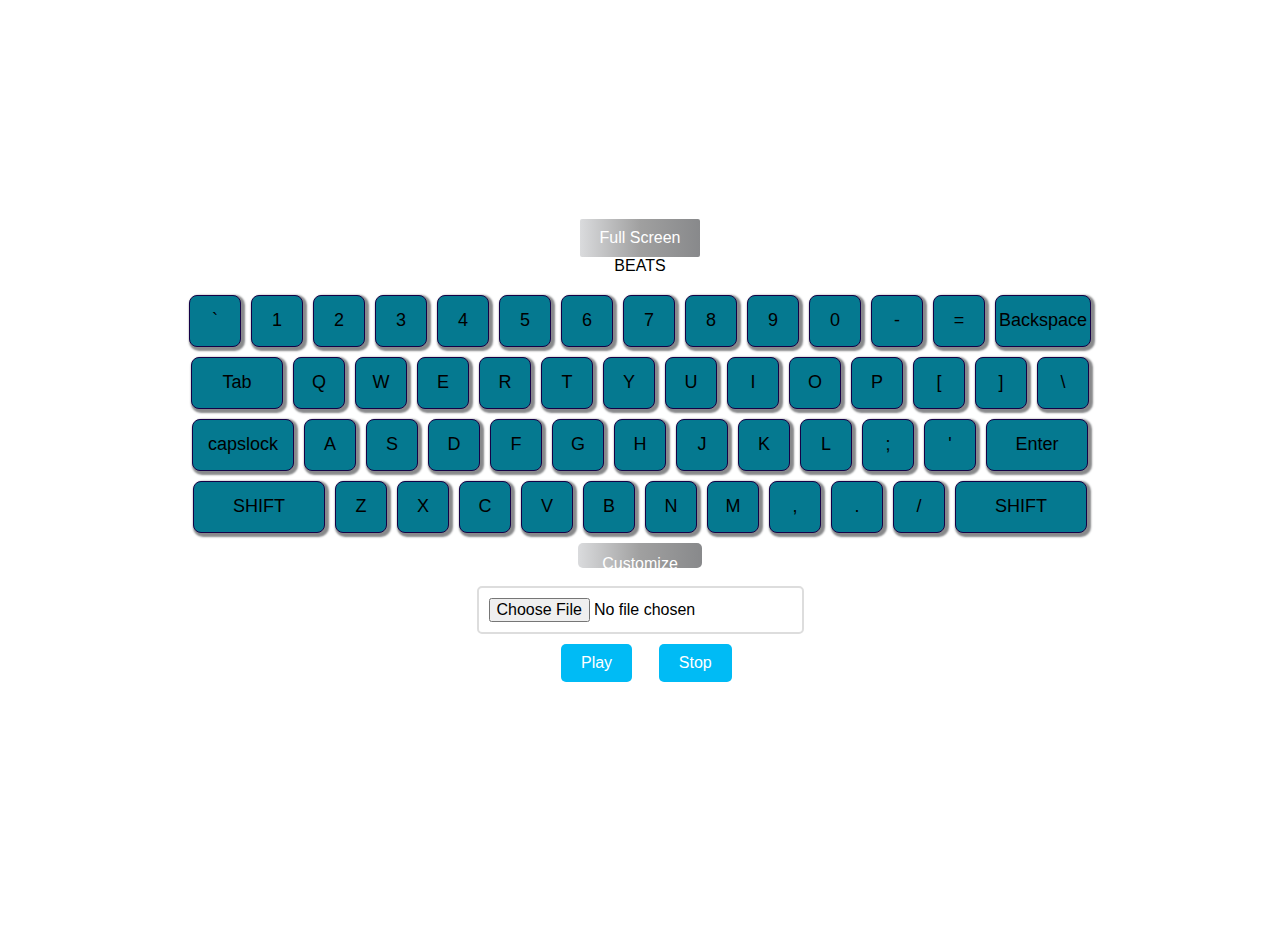
<file: FRONT PAGE/drums/DRUMS.html>
<!DOCTYPE html>
<html>
<head>
	<title>Keyboard Example</title>
	<link rel="stylesheet" href="drums.css">
	<script src="drums.js"></script>
	
</head>
<!------------------------------------------------------------------------------------------------------------------------->
<style>
	 body {
        font-family: Arial, sans-serif;
        margin: 0;
        padding: 20px;
      }

      #song-upload {
        margin-bottom: 10px;
      }

      .controls-container {
        display: flex;
        align-items: center;
      }

      .player-controls button {
        margin-right: 10px;
        padding: 8px 16px;
        background-color: #4caf50;
        color: #fff;
        border: none;
        border-radius: 4px;
        cursor: pointer;
      }

      .player-controls button:hover {
        background-color: #45a049;
      }
</style>
<!----------------------------------------------------------------------------------------------------------------------------->
<body>
  <button id="fullscreen-button"> Full Screen</button>
  <div class="word">BEATS</div>

  <div class="keyboard">
	<div class="row">
		<div class="key">`</div>
		<div class="key">1</div>
		<div class="key">2</div>
		<div class="key">3</div>
		<div class="key">4</div>
		<div class="key">5</div>
		<div class="key">6</div>
		<div class="key">7</div>
		<div class="key">8</div>
		<div class="key">9</div>
		<div class="key">0</div>
		<div class="key">-</div>
		<div class="key">=</div>
		<div class="key backspace">Backspace</div>
	</div>
	<div class="row">
		<div class="key tab"  id="keytab">Tab</div>
		<div class="key"  id="key-81">Q</div>
		<div class="key"  id="key-87">W</div>
		<div class="key"  id="key-69">E</div>
		<div class="key"  id="key-82">R</div>
		<div class="key"  id="key-84">T</div>
		<div class="key"  id="key-89">Y</div>
		<div class="key"  id="key-85">U</div>
		<div class="key"  id="key-73">I</div>
		<div class="key"  id="key-79">O</div>
		<div class="key"  id="key-80">P</div>
		<div class="key"  id="key-">[</div>
		<div class="key"  id="key-">]</div>
		<div class="key"  id="key-">\</div>
</div>
<div class="row">
	<div class="key capslock">capslock</div>
	<div class="key" id="key-65">A</div>
	<div class="key"  id="key-83">S</div>
	<div class="key"  id="key-68">D</div>
	<div class="key"  id="key-70">F</div>
	<div class="key"  id="key-71">G</div>
	<div class="key"  id="key-72">H</div>
	<div class="key"  id="key-74">J</div>
	<div class="key"  id="key-75">K</div>
	<div class="key"  id="key-76">L</div>
	<div class="key"  id="key-">;</div>
	<div class="key"  id="key-">'</div>
	<div class="key enter"  id="key En">Enter</div>
	</div>

	<div class="row">
		<div class="key shift"  id="keySHIFT'">SHIFT</div>
		<div class="key" id="key-">Z</div>
		<div class="key"  id="key-">X</div>
		<div class="key"  id="key-">C</div>
		<div class="key"  id="key-">V</div>
		<div class="key"  id="key-">B</div>
		<div class="key"  id="key-">N</div>
		<div class="key"  id="key-">M</div>
		<div class="key"  id="key-">,</div>
		<div class="key"  id="key-">.</div>
		<div class="key"  id="key-">/</div>
		<div class="key shift"  id="keySHIFT'">SHIFT</div>
	</div>
  



	<body style="display: flex; flex-direction: column; align-items: center; justify-content: center; height: 100vh; margin: 0; font-family: Arial, sans-serif;">
		<button id="customizeButton" style="padding: 12px 24px; border: none; border-radius: 5px; background-color: #126f7f; color: white; font-size: 16px; cursor: pointer; transition: background-color 0.3s;" onmouseover="this.style.backgroundColor='#45a049';" onmouseout="this.style.backgroundColor='#4CAF50';">Customize</button>
	</body>
	

<br>

<input type="color" id="colorPicker" style="display: none;">

    <audio id="audio1file" src="audio/audio10.mp3" preload="auto"></audio>
	<audio id="audio2file" src="audio/audio11.mp3" preload="auto"></audio>
	<audio id="audio3file" src="audio/audio12.mp3" preload="auto"></audio>

	<audio id="audio4file" src="audio/audio13.mp3" preload="auto"></audio>
	<audio id="audio5file" src="audio/audio2.mp3" preload="auto"></audio>
	<audio id="audio6file" src="audio/audio 3.mp3" preload="auto"></audio>
	
	<audio id="audio7file" src="audio/audio4.mp3" preload="auto"></audio>
	<audio id="audio8file" src="audio/audio5.mp3" preload="auto"></audio>
	<audio id="audio9file" src="audio/audio6.mp3" preload="auto"></audio>

	<audio id="audio10file" src="audio/kick-vinyl01.wav" preload="auto"></audio>
	<audio id="audio11file" src="audio/kick-newwave.wav" preload="auto"></audio>
	<audio id="audio12file" src="audio/kick-big.wav" preload="auto"></audio>

	<audio id="audio13file" src="audio/tom-analog.wav" preload="auto"></audio>
	<audio id="audio14file" src="audio/audio11.mp3" preload="auto"></audio>
	<audio id="audio15file" src="audio/audio12.mp3" preload="auto"></audio>

	<audio id="audio16file" src="audio/audio13.mp3" preload="auto"></audio>
	<audio id="audio17file" src="audio/audio14.mp3" preload="auto"></audio>
	<audio id="audio18file" src="audio/audio11.mp3" preload="auto"></audio>

	<audio id="audio19file" src="audio/kick-vinyl01.wav" preload="auto"></audio>
	<audio id="audio20file" src="audio/audio9.mp3" preload="auto"></audio>
	<audio id="audio21file" src="audio/audio8.mp3" preload="auto"></audio>


	<audio id="audio22file" src="audio/audio7.mp3" preload="auto"></audio>
	<audio id="audio23file" src="audio/audio5.mp3" preload="auto"></audio>
	<audio id="audio24file" src="audio/audio6.mp3" preload="auto"></audio>
	<audio id="audio25file" src="audio/audio5.mp3" preload="auto"></audio>
	<audio id="audio26file" src="audio/audio2.mp3" preload="auto"></audio>
	





	<style>
		body {
		  display: flex;
		  flex-direction: column;
		  align-items: center;
		  justify-content: center;
		  height: 100vh;
		  margin: 0;
		  font-family: Arial, sans-serif;
		}
	
		div {
		  margin-bottom: 20px;
		}
	
		input[type="file"] {
		  padding: 10px;
		  border: 2px solid #ddd;
		  border-radius: 5px;
		  font-size: 16px;
		}
	
		button {
		  padding: 10px 20px;
		  border: none;
		  border-radius: 5px;
		  background-color: #00bbf5;
		  color: white;
		  font-size: 16px;
		  cursor: pointer;
		  transition: background-color 0.3s;
		}
	
		button:hover {
		  background-color: #115b89;
		}
	  </style>
	
	<div>
		<input type="file" id="song-upload" accept="audio/*" />
	  <br>

	 &nbsp;&nbsp;&nbsp;&nbsp;&nbsp;&nbsp;&nbsp;&nbsp;&nbsp;&nbsp;&nbsp;&nbsp;&nbsp;&nbsp;&nbsp;&nbsp;&nbsp;&nbsp;
		  <button id="play-button">Play</button>
		  &nbsp;&nbsp;&nbsp;&nbsp;
		  <button id="stop-button">Stop</button>
		
	  </div>

<!--------------------------------------------code for rec hello mic check ------------------------>


	<script>
   
// Function to toggle full screen mode
function toggleFullScreen() {
			if (!document.fullscreenElement) {
				document.documentElement.requestFullscreen();
			} else {
				if (document.exitFullscreen) {
					document.exitFullscreen(); 
				}
			}
		}

		// Add click event listener to button
		document.getElementById("fullscreen-button").addEventListener("click", function() {
			toggleFullScreen();
		});

		const keys = document.querySelectorAll('.key');

		document.addEventListener('keydown', event => {
			const key = document.getElementById('key-' + event.keyCode);

			if (key) {
				key.classList.add('active');
			}
		});

		document.addEventListener('keyup', event => {
			const key = document.getElementById('key-' + event.keyCode);

			if (key) {
				key.classList.remove('active');
			
            }
	});




        var audio1 = document.getElementById("audio1");
		var audio2 = document.getElementById("audio2");
		var audio3 = document.getElementById("audio3");
		var audio4 = document.getElementById("audio4");
		var audio5 = document.getElementById("audio5");
		var audio6 = document.getElementById("audio6");
		var audio7 = document.getElementById("audio7");
		var audio8 = document.getElementById("audio8");
		var audio9 = document.getElementById("audio9");
		var audio10 = document.getElementById("audio10");
		var audio11 = document.getElementById("audio11");
		var audio12 = document.getElementById("audio12");
		var audio13 = document.getElementById("audio13");
		var audio14 = document.getElementById("audio14");
		var audio15 = document.getElementById("audio15");
		var audio16 = document.getElementById("audio16");
		var audio17 = document.getElementById("audio17");
		var audio18 = document.getElementById("audio18");
		var audio19 = document.getElementById("audio19");
		var audio20 = document.getElementById("audio20");
		var audio21 = document.getElementById("audio21");
		var audio22 = document.getElementById("audio22");
		var audio23 = document.getElementById("audio23");
		var audio24 = document.getElementById("audio24");
		var audio25 = document.getElementById("audio25");
		var audio26 = document.getElementById("audio26");




		var audio1file = document.getElementById("audio1file");
		var audio2file = document.getElementById("audio2file");
		var audio3file = document.getElementById("audio3file");
		var audio4file = document.getElementById("audio4file");
		var audio5file = document.getElementById("audio5file");
		var audio6file = document.getElementById("audio6file");
		var audio7file = document.getElementById("audio7file");
		var audio8file = document.getElementById("audio8file");
		var audio9file = document.getElementById("audio9file");
		var audio10file = document.getElementById("audio10file");
		var audio11file = document.getElementById("audio11file");
		var audio12file = document.getElementById("audio12file");
		var audio13file = document.getElementById("audio13file");
		var audio14file = document.getElementById("audio14file");
		var audio15file = document.getElementById("audio15file");
		var audio16file = document.getElementById("audio16file");
		var audio17file = document.getElementById("audio17file");
		var audio18file = document.getElementById("audio18file");
		var audio19file = document.getElementById("audio19file");
		var audio20file = document.getElementById("audio20file");
		var audio21file = document.getElementById("audio21file");
		var audio22file = document.getElementById("audio22file");
		var audio23file = document.getElementById("audio23file");
		var audio24file = document.getElementById("audio24file");
		var audio25file = document.getElementById("audio25file");
		var audio26file = document.getElementById("audio26file");
		const audioFiles = [audio1file, audio2file, audio3file, audio4file, audio5file, audio6file, audio7file, audio8file, audio9file,audio10file,audio11file,audio12file,audio13file,audio14file,audio15file,audio16file,audio17file,audio18file,audio19file,audio20file,audio21file,audio22file,audio23file,audio24file,audio25file,audio26file];
		document.addEventListener("keydown", function(event) {
			
			if (event.code === "KeyA") {
  audioFiles.forEach(audioFile => {
    audioFile.pause();
	audio1file.currentTime = 0;
				audio1file.play();
  });
}
			
			
			
			else if (event.code === "KeyS") {
  audioFiles.forEach(audioFile => {
    audioFile.pause();
	audio2file.currentTime = 0;
				audio2file.play();
  });
}
			
			
else if (event.code === "KeyD") {
  audioFiles.forEach(audioFile => {
    audioFile.pause();
	audio3file.currentTime = 0;
				audio3file.play();
  });
}
			
  else if (event.code === "KeyF") {
  audioFiles.forEach(audioFile => {
    audioFile.pause();
	audio4file.currentTime = 0;
				audio4file.play();
  });
}
  else if (event.code === "KeyG") {
  audioFiles.forEach(audioFile => {
    audioFile.pause();
	audio5file.currentTime = 0;
				audio5file.play();
  });
}
  else if (event.code === "KeyH") {
  audioFiles.forEach(audioFile => {
    audioFile.pause();
	audio6file.currentTime = 0;
				audio6file.play();
  });
}
  else if (event.code === "KeyJ") {
  audioFiles.forEach(audioFile => {
    audioFile.pause();
	audio7file.currentTime = 0;
				audio7file.play();
  });
}
  else if (event.code === "KeyK") {
  audioFiles.forEach(audioFile => {
    audioFile.pause();
	audio8file.currentTime = 0;
				audio8file.play();
  });
}
  else if (event.code === "KeyL") {
  audioFiles.forEach(audioFile => {
    audioFile.pause();
	audio9file.currentTime = 0;
				audio9file.play();
  });
}
  else if (event.code === "KeyZ") {
  audioFiles.forEach(audioFile => {
    audioFile.pause();
	audio10file.currentTime = 0;
				audio10file.play();
  });
}
  else if (event.code === "KeyX") {
  audioFiles.forEach(audioFile => {
    audioFile.pause();
	audio11file.currentTime = 0;
				audio11file.play();
  });
}
  else if (event.code === "KeyC") {
  audioFiles.forEach(audioFile => {
    audioFile.pause();
	audio12file.currentTime = 0;
				audio12file.play();
  });
}
  else if (event.code === "KeyV") {
  audioFiles.forEach(audioFile => {
    audioFile.pause();
	audio13file.currentTime = 0;
				audio13file.play();
  });
}
  else if (event.code === "KeyB") {
  audioFiles.forEach(audioFile => {
    audioFile.pause();
	audio14file.currentTime = 0;
				audio14file.play();
  });
}
else if (event.code === "KeyN") {
  audioFiles.forEach(audioFile => {
    audioFile.pause();
	audio15file.currentTime = 0;
				audio15file.play();
  });
}

else if (event.code === "KeyM") {
  audioFiles.forEach(audioFile => {
    audioFile.pause();
	audio16file.currentTime = 0;
				audio16file.play();
  });
}
else if (event.code === "KeyQ") {
  audioFiles.forEach(audioFile => {
    audioFile.pause();
	audio17file.currentTime = 0;
				audio17file.play();
  });
}
else if (event.code === "KeyW") {
  audioFiles.forEach(audioFile => {
    audioFile.pause();
	audio18file.currentTime = 0;
				audio18file.play();
  });
}
else if (event.code === "KeyE") {
  audioFiles.forEach(audioFile => {
    audioFile.pause();
	audio19file.currentTime = 0;
				audio19file.play();
  });
}
else if (event.code === "KeyR") {
  audioFiles.forEach(audioFile => {
    audioFile.pause();
	audio20file.currentTime = 0;
				audio20file.play();
  });
}
else if (event.code === "KeyT") {
  audioFiles.forEach(audioFile => {
    audioFile.pause();
	audio21file.currentTime = 0;
				audio21file.play();
  });
}
else if (event.code === "KeyY") {
  audioFiles.forEach(audioFile => {
    audioFile.pause();
	audio22file.currentTime = 0;
				audio22file.play();
  });
}
else if (event.code === "KeyU") {
  audioFiles.forEach(audioFile => {
    audioFile.pause();
	audio23file.currentTime = 0;
				audio13file.play();
  });
}
else if (event.code === "KeyI") {
  audioFiles.forEach(audioFile => {
    audioFile.pause();
	audio24file.currentTime = 0;
				audio24file.play();
  });
}
else if (event.code === "KeyO") {
  audioFiles.forEach(audioFile => {
    audioFile.pause();
	audio25file.currentTime = 0;
				audio25file.play();
  });
}

else if (event.code === "KeyP") {
  audioFiles.forEach(audioFile => {
    audioFile.pause();
	audio26file.currentTime = 0;
				audio26file.play();
  });
}




		});


/////////////////////////////////////////////////////////////java code for selecting music and assigning to keys//////////////////////////////////////////////////////////////////
const songUploadInput = document.getElementById('song-upload');
     const audioPlayer = document.createElement('audio');
     const playButton = document.getElementById('play-button');
    const stopButton = document.getElementById('stop-button');

      playButton.addEventListener('click', function () {
        audioPlayer.play();
      });

      stopButton.addEventListener('click', function () {
        audioPlayer.pause();
        audioPlayer.currentTime = 0;
      });

      songUploadInput.addEventListener('change', function (event) {
        const file = event.target.files[0];
        const fileURL = URL.createObjectURL(file);

        audioPlayer.src = fileURL;
        audioPlayer.controls = true;

        document.body.appendChild(audioPlayer);
      });
    </script>











</script>
</body>
</html>
</file>
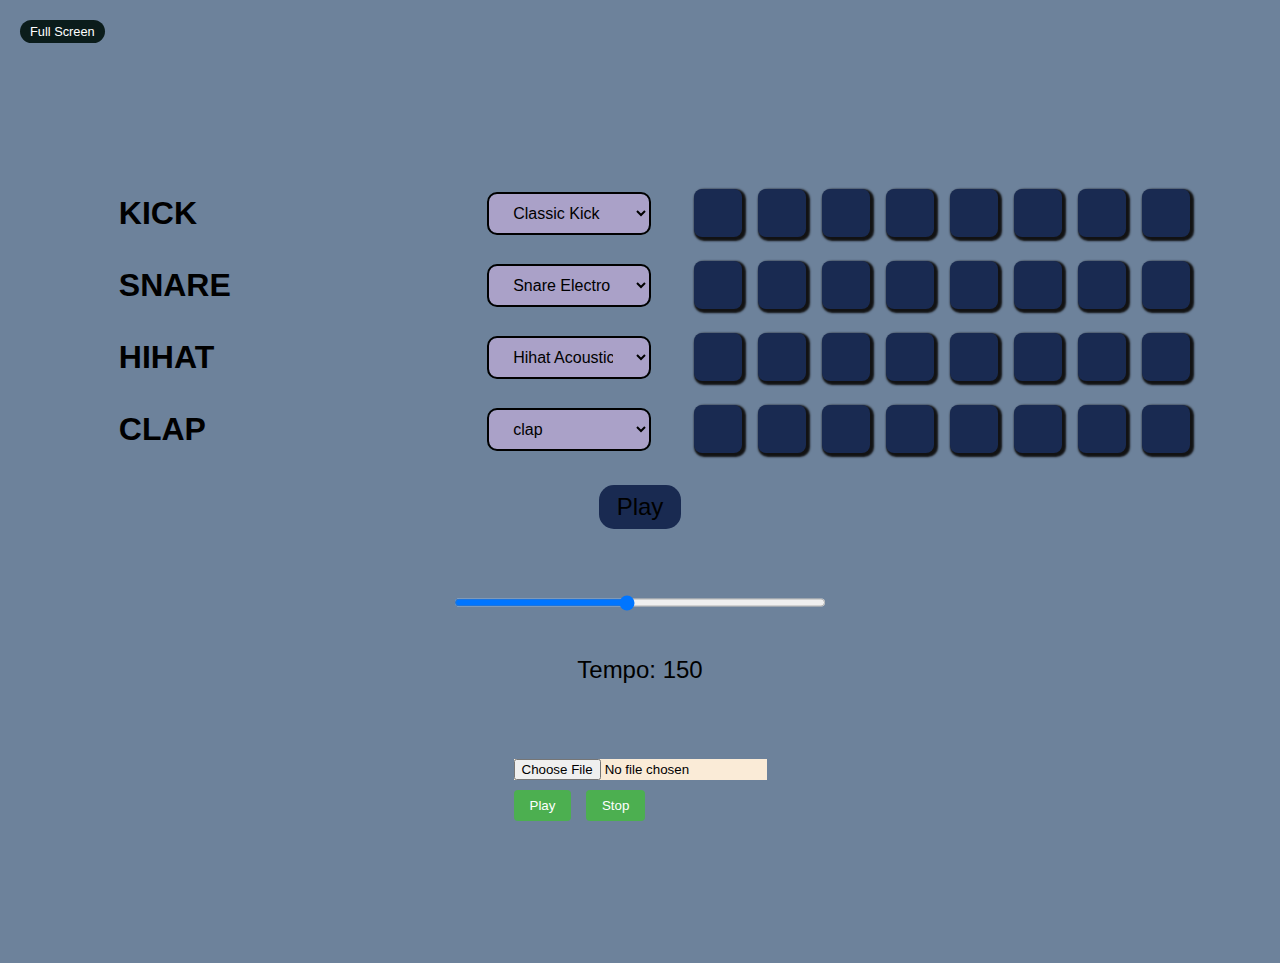
<file: FRONT PAGE/loop/loop.html>
<!DOCTYPE html>
<html lang="en">
  <head>
    <meta charset="UTF-8" />
    <meta http-equiv="X-UA-Compatible" content="IE=edge" />
    <meta name="viewport" content="width=device-width, initial-scale=1.0" />
    <title>LOOPS</title>
    <link rel="stylesheet" href="loop.css" />
    <link
      rel="stylesheet"
      href="https://cdnjs.cloudflare.com/ajax/libs/font-awesome/6.2.1/css/all.min.css"
      integrity="sha512-MV7K8+y+gLIBoVD59lQIYicR65iaqukzvf/nwasF0nqhPay5w/9lJmVM2hMDcnK1OnMGCdVK+iQrJ7lzPJQd1w=="
      crossorigin="anonymous"
      referrerpolicy="no-referrer"
    />
    <link rel="shortcut icon" href="./favicon.png" type="image/x-icon" />
    <script defer src="loop.js"></script>
  </head>
  <body>
    <button id="fullscreen-button"> Full Screen</button>

    <div class="sequencer">
      <!-- Kick sound -->
      <div class="kick-track">
        <!-- Controls -->
        <div class="controls">
          <h1>KICK</h1>
          <!-- Mute Sound -->
          <button data-track="0" class="mute kick-volume">
            <i class="fa fa-volume-mute"></i>
          </button>
          <!-- Beat types -->
          <select name="kick-select" id="kick-select">
            <option value="">Classic Kick</option>
            <option value="./sounds/kick-plain.wav">Kick Plain</option>
            <option value="./sounds/kick-808.wav">808 Kick</option>
            <option value="./sounds/kick-heavy.wav">Kick Heavy</option>
            <option value="./sounds/kick-softy.wav">Kick Softy</option>
            <option value="./sounds/kick-thump.wav">Kick Thump</option>
            <option value="./sounds/kick-oldschool.wav">Kick Old School</option>
            <option value="./sounds/kick-vinyl01.wav">Kick Vinyl</option>
            <option value="./sounds/kick-deep.wav">Kick Deep</option>
            <option value="./sounds/kick-big.wav">Kick Big</option>
          </select>
        </div>
        <!-- Kick beats -->
        <div class="kick">
          <div class="pad kick-pad b0"></div>
          <div class="pad kick-pad b1"></div>
          <div class="pad kick-pad b2"></div>
          <div class="pad kick-pad b3"></div>
          <div class="pad kick-pad b4"></div>
          <div class="pad kick-pad b5"></div>
          <div class="pad kick-pad b6"></div>
          <div class="pad kick-pad b7"></div>
        </div>
      </div>
      <!-- Snare sound -->
      <div class="snare-track">
        <!-- Controls -->
        <div class="controls">
          <h1>SNARE</h1>
          <!-- Mute Sound -->
          <button data-track="1" class="mute snare-volume">
            <i class="fa fa-volume-mute"></i>
          </button>
          <!-- Beat types -->
          <select name="snare-select" id="snare-select">
            <option value="./sounds/snare-electro.wav">Snare Electro</option>
            <option value="./sounds/snare-acoustic01.wav">Classic Snare</option>
            <option value="./sounds/snare-808.wav">808 Snare</option>
            <option value="./sounds/snare-vinyl02.wav">Snare Vinyl</option>
            <option value="./sounds/snare-analog.wav">Snare Analog</option>
            <option value="./sounds/snare-tape.wav">Snare Tape</option>
            <option value="./sounds/snare-lofi01.wav">Snare Lofi</option>
            <option value="./sounds/snare-punch.wav">Snare Punch</option>
            <option value="./sounds/shaker-shuffle.wav">Shaker Shuffle</option>
          </select>
        </div>
        <!-- Snare beats -->
        <div class="snare">
          <div class="pad snare-pad b0"></div>
          <div class="pad snare-pad b1"></div>
          <div class="pad snare-pad b2"></div>
          <div class="pad snare-pad b3"></div>
          <div class="pad snare-pad b4"></div>
          <div class="pad snare-pad b5"></div>
          <div class="pad snare-pad b6"></div>
          <div class="pad snare-pad b7"></div>
        </div>
      </div>
      <!-- Hihat sound -->
      <div class="hihat-track">
        <!-- Controls -->
        <div class="controls">
          <h1>HIHAT</h1>
          <!-- Mute Sound -->
          <button data-track="2" class="mute hihat-volume">
            <i class="fa fa-volume-mute"></i>
          </button>
          <!-- Beat types -->
          <select name="hihat-select" id="hihat-select">
            <option value="./sounds/hihat-acoustic01.wav">Hihat Acoustic </option>
            <option value="./sounds/hihat-808.wav">808 Hihat</option>
            <option value="./sounds/hihat-electro.wav">Hihat Electro</option>
            <option value="./sounds/tom-808.wav">808 Tom</option>
            <option value="./sounds/perc-tambo.wav">Perc Tambo</option>
            <option value="./sounds/openhat-slick.wav">Openhat Slick</option>
            <option value="./sounds/hihat-reso.wav">Hihat Reso</option>
            <option value="./sounds/hihat-ring.wav">Hihat Ring</option>
            <option value="./sounds/clap-808.wav">808 Clap</option>
            <option value="./sounds/ride-acoustic01.wav">Ride Acoustic</option>
            <option value="./sounds/cowbell-808.wav">808 Cowbell</option>
          </select>
        </div>
        <!-- Hihat beats -->
        <div class="hihat">
          <div class="pad hihat-pad b0"></div>
          <div class="pad hihat-pad b1"></div>
          <div class="pad hihat-pad b2"></div>
          <div class="pad hihat-pad b3"></div>
          <div class="pad hihat-pad b4"></div>
          <div class="pad hihat-pad b5"></div>
          <div class="pad hihat-pad b6"></div>
          <div class="pad hihat-pad b7"></div>
        </div>
      </div>

            <!-- Hihat sound -->
            <div class="hihat-track">
                <!-- Controls -->
                <div class="controls">
                  <h1>CLAP</h1>
                  <!-- Mute Sound -->
                  <button data-track="3" class="mute clap-volume">
                    <i class="fa fa-volume-mute"></i>
                  </button>
                  <!-- Beat types -->
                  <select name="clap-select" id="clap-select">
                    <option value="./sounds/clap-808.wav">
                      clap
                    </option>
                    <option value="./sounds/clap-808.wav">808 Hihat</option>
                    <option value="./sounds/hihat-electro.wav">Hihat Electro</option>
                    <option value="./sounds/tom-808.wav">808 Tom</option>
                    <option value="./sounds/perc-tambo.wav">Perc Tambo</option>
                    <option value="./sounds/openhat-slick.wav">Openhat Slick</option>
                    <option value="./sounds/hihat-reso.wav">Hihat Reso</option>
                    <option value="./sounds/hihat-ring.wav">Hihat Ring</option>
                    <option value="./sounds/hihat-acoustic01.wav">808 Clap</option>
                    <option value="./sounds/ride-acoustic01.wav">Ride Acoustic</option>
                    <option value="./sounds/cowbell-808.wav">808 Cowbell</option>
                  </select>
                </div>
                <!-- Hihat beats -->
                <div class="hihat">
                  <div class="pad clap-pad b0"></div>
                  <div class="pad clap-pad b1"></div>
                  <div class="pad clap-pad b2"></div>
                  <div class="pad clap-pad b3"></div>
                  <div class="pad clap-pad b4"></div>
                  <div class="pad clap-pad b5"></div>
                  <div class="pad clap-pad b6"></div>
                  <div class="pad clap-pad b7"></div>
                </div>
              </div>
      <button class="play">Play</button>
      <div class="tempo">
        <input
          class="tempo-slider"
          type="range"
          max="300"
          min="20"
          value="150"
        />
        <p>Tempo: <span class="tempo-num">150</span></p>
      </div>
      
    <div>
      <style>
        body {
          font-family: Arial, sans-serif;
          margin: 0;
          padding: 20px;
        }
  
        #song-upload {
          margin-bottom: 10px;
        }
  
        .controls-container {
          display: flex;
          align-items: center;
        }
  
        .player-controls button {
          margin-right: 10px;
          padding: 8px 16px;
          background-color: #4caf50;
          color: #fff;
          border: none;
          border-radius: 4px;
          cursor: pointer;
        }
  
        .player-controls button:hover {
          background-color: #45a049;
        }
        </style>
  
  <style>
    .record-indicator {
      display: none;
    }
  </style>
  
  <div>
    <input type="file" id="song-upload" accept="audio/*">
  </div>
  <div class="controls-container">
    <div class="player-controls">
      <button id="play-button">Play</button>
      <button id="stop-button">Stop</button>
     
      
    </div>
  </div>
 
  <audio id="recorded-audio" style="display: none;"></audio>
  
  <script>
    const songUploadInput = document.getElementById('song-upload');
    const audioPlayer = document.createElement('audio');
    const playButton = document.getElementById('play-button');
    const stopButton = document.getElementById('stop-button');
    const recordButton = document.getElementById('record-button');
    const stopRecordButton = document.getElementById('stop-record-button');
    const replayButton = document.getElementById('replay-button');
    const recordIndicator = document.getElementById('record-indicator');
    const recordedAudio = document.getElementById('recorded-audio');
    const audioContext = new (window.AudioContext || window.webkitAudioContext)();
    const audioRecorder = audioContext.createScriptProcessor(4096, 2, 2);
    const recordedChunks = [];
    let isRecording = false;
    let isReplaying = false;
  
    playButton.addEventListener('click', function () {
      audioPlayer.play();
    });
  
    stopButton.addEventListener('click', function () {
      audioPlayer.pause();
      audioPlayer.currentTime = 0;
    });
  
    songUploadInput.addEventListener('change', function (event) {
      const file = event.target.files[0];
      const fileURL = URL.createObjectURL(file);
  
      audioPlayer.src = fileURL;
      audioPlayer.controls = true;
  
      document.body.appendChild(audioPlayer);
    });
  
    // Connect the audio player to the audio recorder
    audioPlayer.addEventListener('play', function () {
      if (isRecording) {
        audioPlayer.muted = true;
        const source = audioContext.createMediaElementSource(audioPlayer);
        source.connect(audioRecorder);
        audioRecorder.connect(audioContext.destination);
      }
    });
  
    // Record audio data when the audio recorder receives input
    audioRecorder.addEventListener('audioprocess', function (event) {
      if (isRecording) {
        const inputBuffer = event.inputBuffer;
        for (let channel = 0; channel < inputBuffer.numberOfChannels; channel++) {
          const inputData = inputBuffer.getChannelData(channel);
          recordedChunks.push(new Float32Array(inputData));
        }
      }
    });
  
    // Start recording when the record button is clicked
    recordButton.addEventListener('click', function () {
      if (!isRecording) {
        recordedChunks.length = 0;
        resetReplay();
        recordIndicator.style.display = 'block';
        isRecording = true;
      }
    });
  
    // Stop recording when the stop record button is clicked
    stopRecordButton.addEventListener('click', function () {
      if (isRecording) {
        recordIndicator.style.display = 'none';
        isRecording = false;
      }
    });
  
    // Replay the recorded audio when the replay button is clicked
    replayButton.addEventListener('click', function () {
      if (!isRecording && recordedChunks.length > 0) {
        isReplaying = true;
  
        const recordedBuffer = audioContext
        .createBuffer(2, recordedChunks.length * 4096, audioContext.sampleRate);
      for (let channel = 0; channel < 2; channel++) {
        const channelData = recordedBuffer.getChannelData(channel);
        for (let i = 0; i < recordedChunks.length; i++) {
          channelData.set(recordedChunks[i], i * 4096);
        }
      }

      // Create a new AudioBufferSourceNode for each replay to prevent reusing the same instance
      const recordedSource = audioContext.createBufferSource();
      recordedSource.buffer = recordedBuffer;

      // Disconnect any previous connections and connect the recorded source to the destination
      recordedSource.disconnect();
      recordedSource.connect(audioContext.destination);

      recordedSource.start(0); // Start the recorded source at time 0
      recordedSource.onended = resetReplay;

      // Display the recorded audio for playback
      recordedAudio.src = URL.createObjectURL(new Blob(recordedChunks));
      recordedAudio.style.display = 'block';
    }
  });

  // Reset replay state
  function resetReplay() {
    isReplaying = false;
  }


  
</script>

    </div>
    <audio class="kick-sound" src="./sounds/kick-classic.wav"></audio>
    <audio class="snare-sound" src="./sounds/snare-electro.wav"></audio>
    <audio class="hihat-sound" src="./sounds/hihat-acoustic01.wav"></audio>
    <audio class="clap-sound" src="./sounds/clap-808.wav"></audio>
    <!-- &copy; Copyright by Andrew Tsegaye! Never use it to teach -->
  </body>
</html>
</file>
<file: FRONT PAGE/drums/drums.css>
/* Customize the styling as needed */
body {
    font-family: Arial, sans-serif;
    background-color: #ffffff;
}

.keyboard {
    display: flex;
    flex-direction: column;
    align-items: center;
   
}

.row {
    display: flex;
    justify-content: center;
    margin-bottom: 10px;
}

.key {
    box-shadow: 2px 2px 2px 2px #88898b;
    border-radius: 8px;
    width: 50px;
    height: 50px;
    
   background-color: #057990; 
      
    border: 1px solid #150046;
    display: flex;
    justify-content: center;
    align-items: center;
    margin: 0 5px;
    cursor: pointer;
    font-size: 18px;
    transition: background-color 0.2s, transform 0.1s;
}
.key.active {
    background-color: #1e77ab;
    opacity: 50%;
    }
    

.key:hover {
    background-color: #194366;
}

.key.tab {
    width: 90px;
}

.key.backspace {
    width: 94px;
 
}
.key.capslock{
    width: 100px;
}
.key.enter{
    width: 100px;
}
.key.shift{
    width: 130px;
}


/* Styling for special keys */
.key.space {
    width: 300px; /* Wider spacebar */
}

/* Styling for letter keys */
.key.letter {
    font-weight: bold;
}

/* Customize the styling for other keys as needed */
#customizeButton{
   border-radius: 10px;
   border-color: #057990;
   
    height: 25px;
    background: linear-gradient(to right, #dadbdd, #a0a0a0,#88898b);
   
}
#customizeButton:hover{
    color: #ffffff;

}	
#fullscreen-button{
    
    border-color: #057990;
    border-radius: 2px;
    background: linear-gradient(to right, #dadbdd, #a0a0a0,#88898b);
}
#fullscreen-button:hover{
    color: #057990;
}
</file>
<file: FRONT PAGE/loop/loop.css>
*{
    padding: 0;
    margin: 0;
    box-sizing: border-box;
    background-color: #6d829b;
  }
  
  body {
    font-family: sans-serif;
    color: rgb(0, 0, 0);
  }
  
  i,
  svg {
    pointer-events: none;
  }
  
  .kick-pad,
  .snare-pad,
  .hihat-pad, 
  .clap-pad{
    width: 3rem;
    height: 3rem;
    margin: 0px 8px;
    margin-top:  0px;
    cursor: pointer;
    border-radius: 8px;
    box-shadow: 2px 2px 2px 2px #121213;
  }
  
  .kick-pad {
    background-color: #192a51;
  }
  
  .snare-pad {
    background-color:#192a51;
  }
  
  .hihat-pad {
    background-color:#192a51;
  }
  
  .clap-pad {
    background-color: #192a51;
  }
  
  .kick-pad.active {
    background-color: #B4C5DB;
  }
  
  .snare-pad.active {
    background-color:#B4C5DB;
  }
  
  .hihat-pad.active {
    background-color:#B4C5DB;
  }

  .clap-pad.active {
    background-color: #B4C5DB;
  }
  
  
  .sequencer {
    display: flex;
    align-items: center;
    justify-content: center;
    flex-direction: column;
    min-height: 100vh;
  }
  
  .kick-track,
  .snare-track,
  .hihat-track,
  .clap-track {
    display: flex;
    justify-content: space-between;
    align-items: center;
    width: 90%;
    margin-top: 1.5rem;
  }
  
  .sequencer:nth-child(1) {
    margin: 1rem;
  }
  
  .kick,
  .snare,
  .hihat,
  .clap {
    display: flex;
  }
  
  .controls {
    display: flex;
    align-items: center;
    justify-content: space-between;
    flex: 1;
    margin: 0rem 2.3rem;
  }
  
  .controls button {
    padding: 1rem;
    border: none;
    background: #6d829b;
    color: rgb(255, 255, 255);
    font-size: 1rem;
    cursor: pointer;
    transition: all 0.5s ease;
  }
  
  .mute.active {
    background-color: rgb(0, 0, 0);
    border-radius: 50%;
  }
  
  .pad {
    transition: all 0.5s ease;
  }
  
  .play {
    padding:8px 18px;
    font-size: 1.5rem;
    background: #192a51;
    border: none;
    color: rgb(0, 0, 0);
    margin-top: 2rem;
    cursor: pointer;
    border-radius: 15px;
  }
  
  select {
    padding: 1rem;
    font-size: 1rem;
    outline: none;
    width: 10rem;
  }
  
  .tempo {
    margin: 3rem;
    width: 30%;
  }
  
  .tempo-slider {
    padding: 0.1rem;
    --webkit-appearance: none;
    margin: 1rem 0rem;
    width: 100%;
    position: relative;
    background: rgb(87, 87, 87);
    cursor: pointer;
    border-radius: 1rem;
  }
  
  .tempo p {
    font-size: 1.5rem;
    margin: 1.7rem;
    text-align: center;
  }
  #clap-select,
  #snare-select,
  #hihat-select,
  #kick-select{
    padding: 10px 20px; 
    font-size: 16px;
    border: none; 
    outline: 2px solid rgb(0, 0, 0); 
    border-radius: 8px;
    background-color: #aaa1c8;
  }
  
  #fullscreen-button{
    padding:4px 10px;
    font-size: 0.8rem;
    background: rgb(11, 28, 27);
    border: none;
    color: rgb(255, 255, 255);
    margin-top: 0rem;
    cursor: pointer;
    border-radius: 15px;
  }
  #fullscreen-button:hover{
    background-color: rgb(30, 128, 108);
  }

  #song-upload{
    background-color: antiquewhite;
  }
  @keyframes playTrack {
    from {
      transform: scale(1);
    }
    to {
      transform: scale(1.2);
    }
  }
</file>
